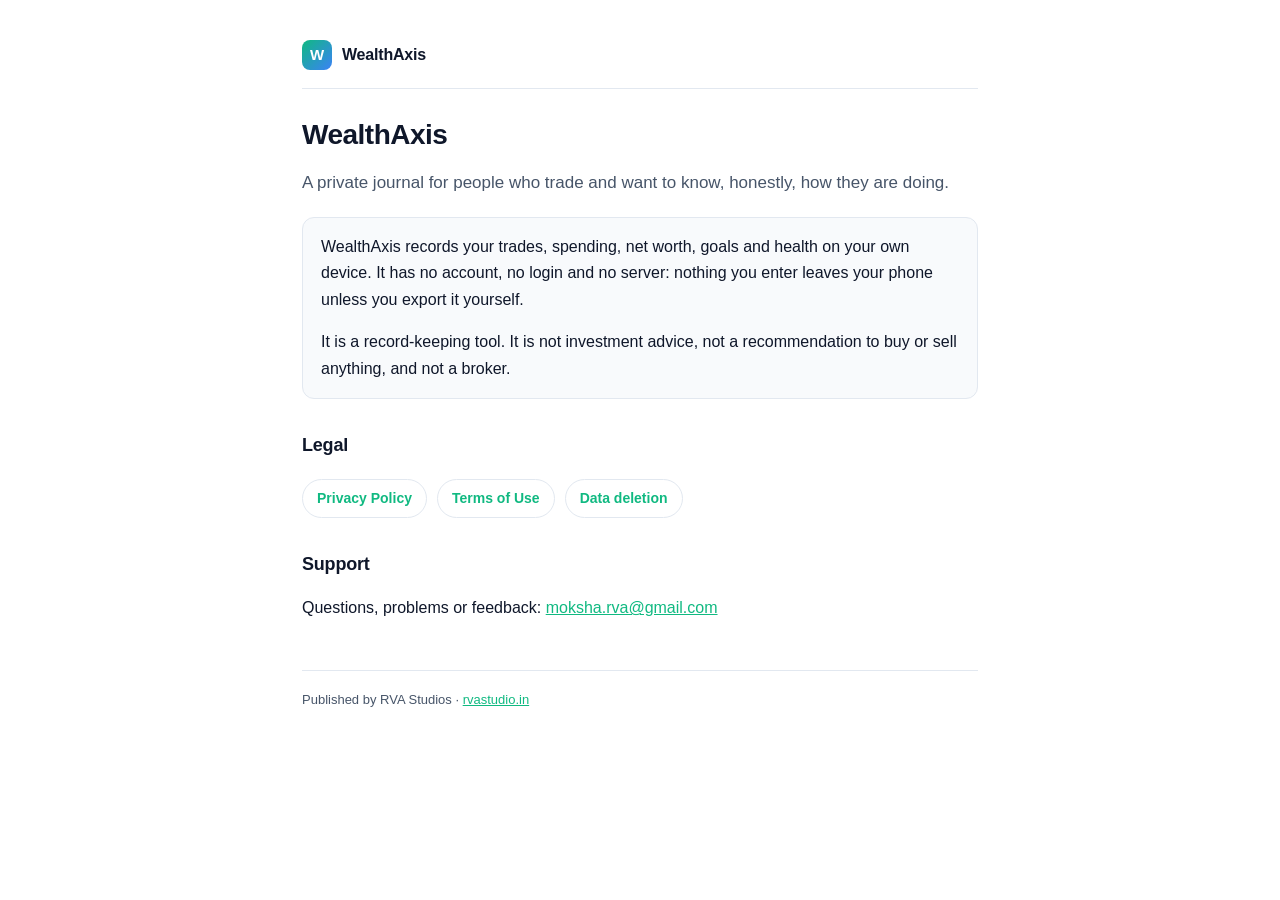
<file: index.html>
<!doctype html>
<html lang="en">
<head>
<meta charset="utf-8">
<meta name="viewport" content="width=device-width, initial-scale=1">
<title>WealthAxis</title>
<link rel="stylesheet" href="style.css">
</head>
<body>
<div class="wrap">
  <header>
    <a class="brand" href="index.html"><span class="mark">W</span><strong>WealthAxis</strong></a>
  </header>

  <h1>WealthAxis</h1>
  <p class="lede">A private journal for people who trade and want to know, honestly, how they are doing.</p>

  <div class="card">
    <p>WealthAxis records your trades, spending, net worth, goals and health on your own device. It has no account, no login and no server: nothing you enter leaves your phone unless you export it yourself.</p>
    <p>It is a record-keeping tool. It is not investment advice, not a recommendation to buy or sell anything, and not a broker.</p>
  </div>

  <h2>Legal</h2>
  <nav class="links">
    <a href="privacy.html">Privacy Policy</a>
    <a href="terms.html">Terms of Use</a>
    <a href="delete-account.html">Data deletion</a>
  </nav>

  <h2>Support</h2>
  <p>Questions, problems or feedback: <a href="mailto:moksha.rva@gmail.com">moksha.rva@gmail.com</a></p>

  <footer>
    Published by RVA Studios &middot; <a href="https://www.rvastudio.in">rvastudio.in</a>
  </footer>
</div>
</body>
</html>
</file>
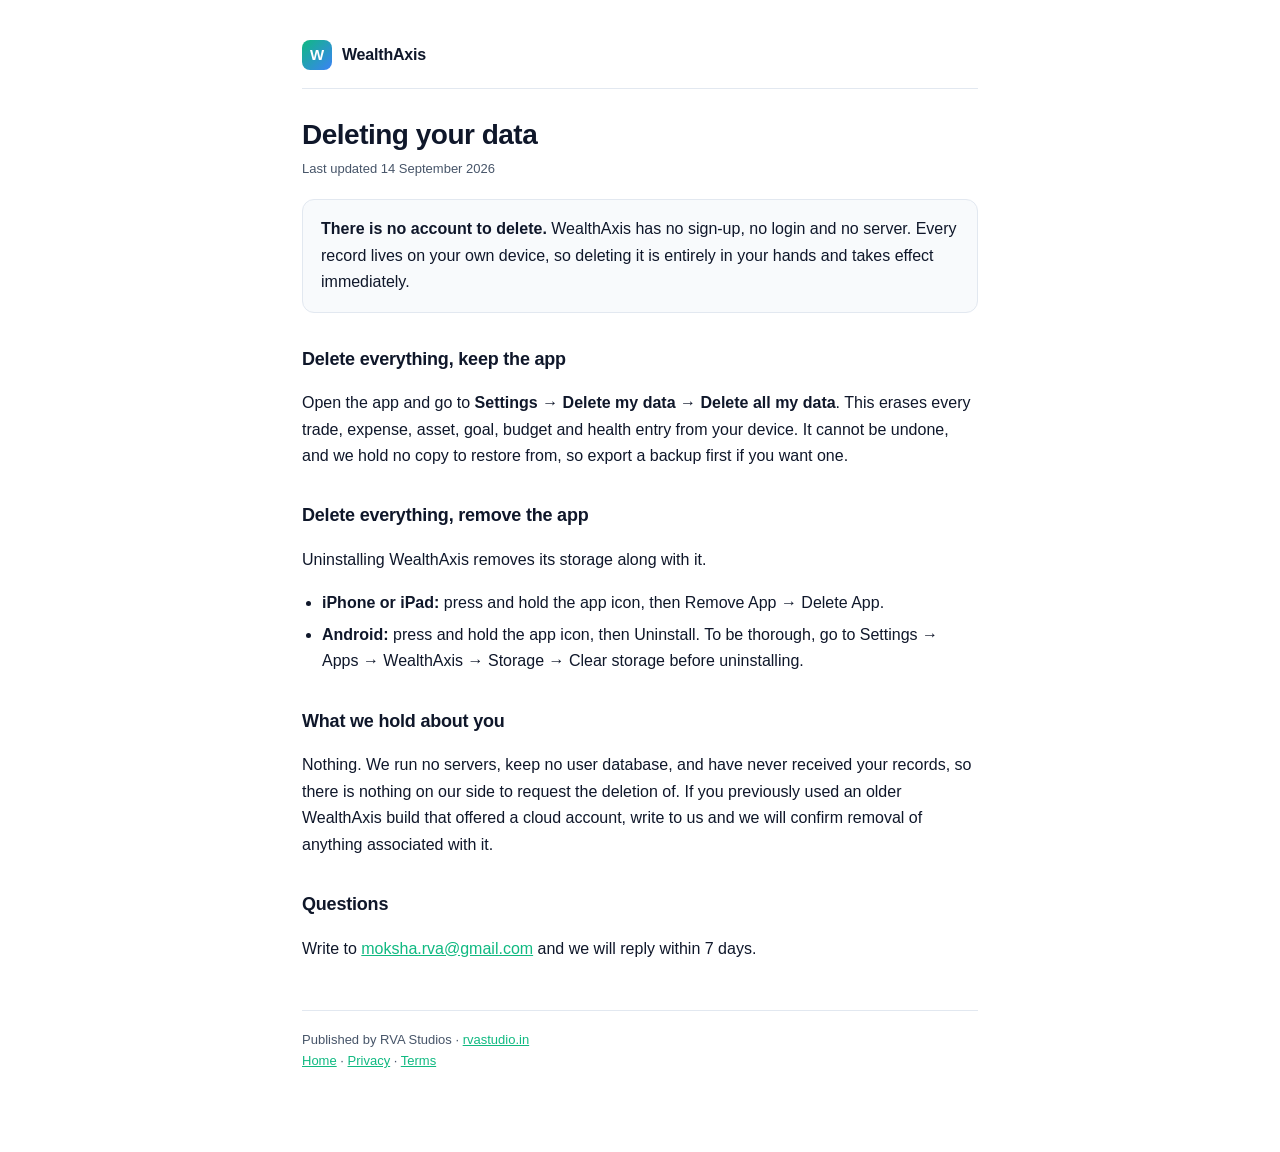
<file: delete-account.html>
<!doctype html>
<html lang="en">
<head>
<meta charset="utf-8">
<meta name="viewport" content="width=device-width, initial-scale=1">
<title>Data Deletion — WealthAxis</title>
<link rel="stylesheet" href="style.css">
</head>
<body>
<div class="wrap">
  <header>
    <a class="brand" href="index.html"><span class="mark">W</span><strong>WealthAxis</strong></a>
  </header>

  <h1>Deleting your data</h1>
  <p class="eff">Last updated 14 September 2026</p>

  <div class="card">
    <p><strong>There is no account to delete.</strong> WealthAxis has no sign-up, no login and no server. Every record lives on your own device, so deleting it is entirely in your hands and takes effect immediately.</p>
  </div>

  <h2>Delete everything, keep the app</h2>
  <p>Open the app and go to <strong>Settings &rarr; Delete my data &rarr; Delete all my data</strong>. This erases every trade, expense, asset, goal, budget and health entry from your device. It cannot be undone, and we hold no copy to restore from, so export a backup first if you want one.</p>

  <h2>Delete everything, remove the app</h2>
  <p>Uninstalling WealthAxis removes its storage along with it.</p>
  <ul>
    <li><strong>iPhone or iPad:</strong> press and hold the app icon, then Remove App &rarr; Delete App.</li>
    <li><strong>Android:</strong> press and hold the app icon, then Uninstall. To be thorough, go to Settings &rarr; Apps &rarr; WealthAxis &rarr; Storage &rarr; Clear storage before uninstalling.</li>
  </ul>

  <h2>What we hold about you</h2>
  <p>Nothing. We run no servers, keep no user database, and have never received your records, so there is nothing on our side to request the deletion of. If you previously used an older WealthAxis build that offered a cloud account, write to us and we will confirm removal of anything associated with it.</p>

  <h2>Questions</h2>
  <p>Write to <a href="mailto:moksha.rva@gmail.com">moksha.rva@gmail.com</a> and we will reply within 7 days.</p>

  <footer>
    Published by RVA Studios &middot; <a href="https://www.rvastudio.in">rvastudio.in</a><br>
    <a href="index.html">Home</a> &middot; <a href="privacy.html">Privacy</a> &middot; <a href="terms.html">Terms</a>
  </footer>
</div>
</body>
</html>
</file>
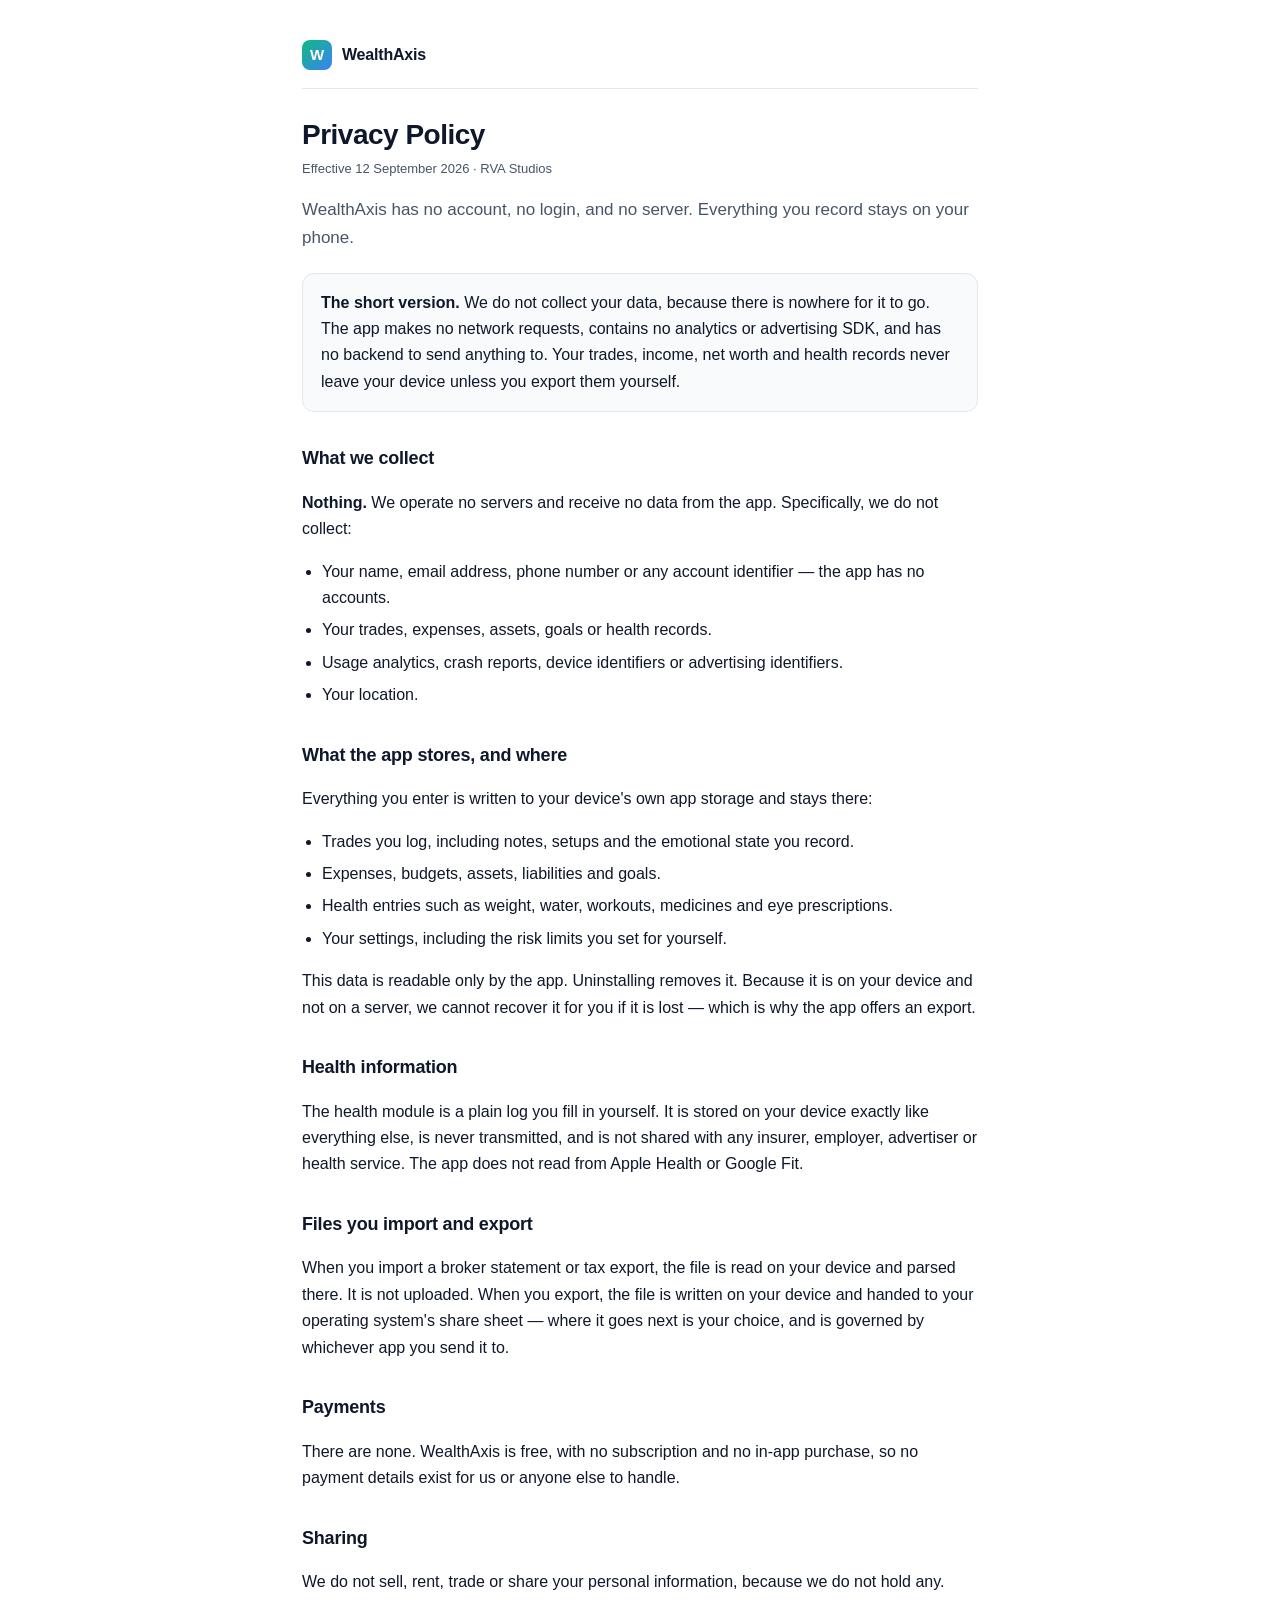
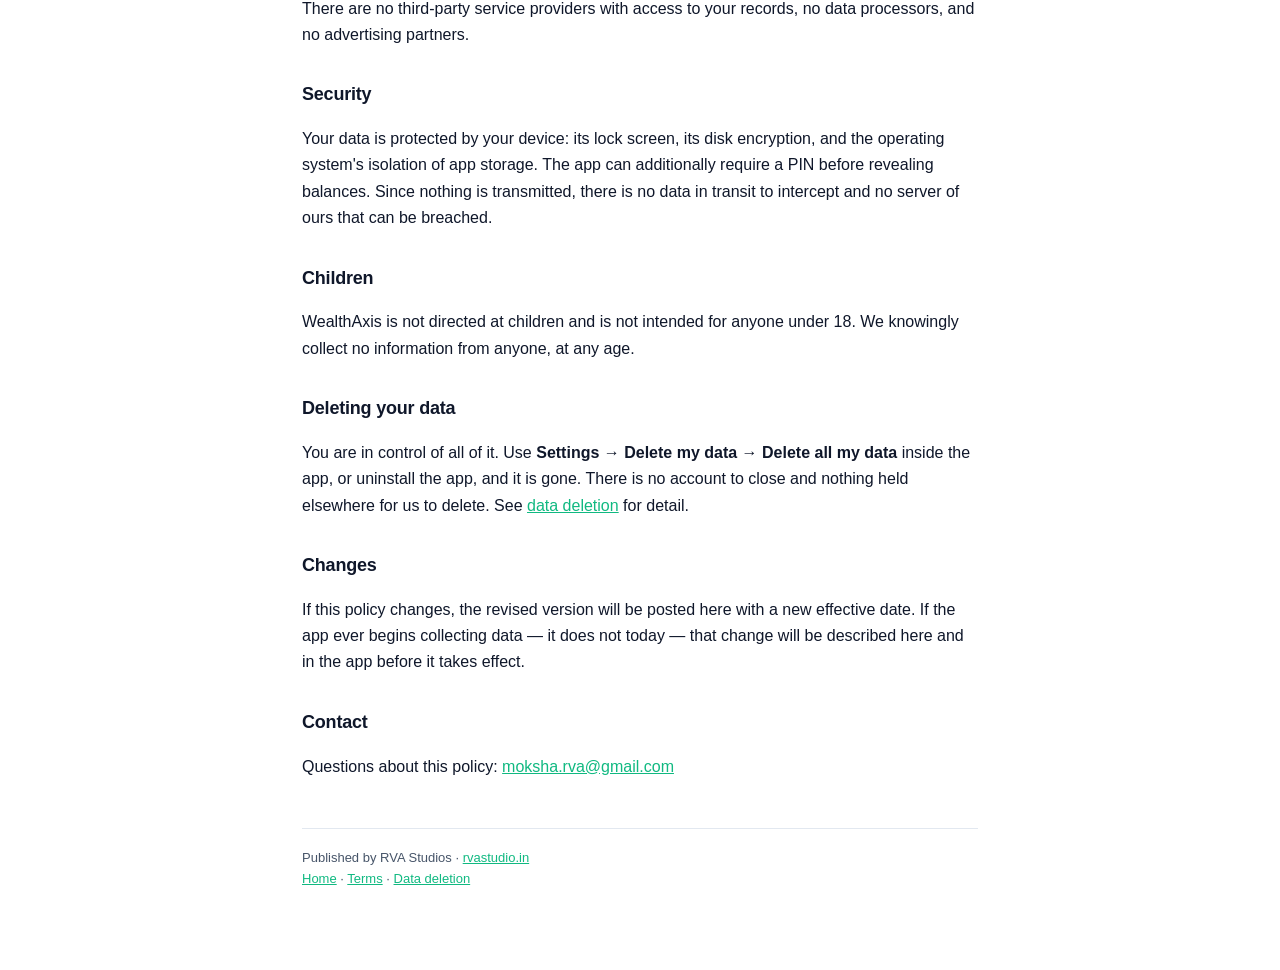
<file: privacy.html>
<!doctype html>
<html lang="en">
<head>
<meta charset="utf-8">
<meta name="viewport" content="width=device-width, initial-scale=1">
<title>Privacy Policy — WealthAxis</title>
<link rel="stylesheet" href="style.css">
</head>
<body>
<div class="wrap">
  <header>
    <a class="brand" href="index.html"><span class="mark">W</span><strong>WealthAxis</strong></a>
  </header>

  <h1>Privacy Policy</h1>
  <p class="eff">Effective 12 September 2026 &middot; RVA Studios</p>

  <p class="lede">WealthAxis has no account, no login, and no server. Everything you record stays on your phone.</p>

  <div class="card">
    <p><strong>The short version.</strong> We do not collect your data, because there is nowhere for it to go. The app makes no network requests, contains no analytics or advertising SDK, and has no backend to send anything to. Your trades, income, net worth and health records never leave your device unless you export them yourself.</p>
  </div>

  <h2>What we collect</h2>
  <p><strong>Nothing.</strong> We operate no servers and receive no data from the app. Specifically, we do not collect:</p>
  <ul>
    <li>Your name, email address, phone number or any account identifier — the app has no accounts.</li>
    <li>Your trades, expenses, assets, goals or health records.</li>
    <li>Usage analytics, crash reports, device identifiers or advertising identifiers.</li>
    <li>Your location.</li>
  </ul>

  <h2>What the app stores, and where</h2>
  <p>Everything you enter is written to your device's own app storage and stays there:</p>
  <ul>
    <li>Trades you log, including notes, setups and the emotional state you record.</li>
    <li>Expenses, budgets, assets, liabilities and goals.</li>
    <li>Health entries such as weight, water, workouts, medicines and eye prescriptions.</li>
    <li>Your settings, including the risk limits you set for yourself.</li>
  </ul>
  <p>This data is readable only by the app. Uninstalling removes it. Because it is on your device and not on a server, we cannot recover it for you if it is lost — which is why the app offers an export.</p>

  <h2>Health information</h2>
  <p>The health module is a plain log you fill in yourself. It is stored on your device exactly like everything else, is never transmitted, and is not shared with any insurer, employer, advertiser or health service. The app does not read from Apple Health or Google Fit.</p>

  <h2>Files you import and export</h2>
  <p>When you import a broker statement or tax export, the file is read on your device and parsed there. It is not uploaded. When you export, the file is written on your device and handed to your operating system's share sheet — where it goes next is your choice, and is governed by whichever app you send it to.</p>

  <h2>Payments</h2>
  <p>There are none. WealthAxis is free, with no subscription and no in-app purchase, so no payment details exist for us or anyone else to handle.</p>

  <h2>Sharing</h2>
  <p>We do not sell, rent, trade or share your personal information, because we do not hold any. There are no third-party service providers with access to your records, no data processors, and no advertising partners.</p>

  <h2>Security</h2>
  <p>Your data is protected by your device: its lock screen, its disk encryption, and the operating system's isolation of app storage. The app can additionally require a PIN before revealing balances. Since nothing is transmitted, there is no data in transit to intercept and no server of ours that can be breached.</p>

  <h2>Children</h2>
  <p>WealthAxis is not directed at children and is not intended for anyone under 18. We knowingly collect no information from anyone, at any age.</p>

  <h2>Deleting your data</h2>
  <p>You are in control of all of it. Use <strong>Settings &rarr; Delete my data &rarr; Delete all my data</strong> inside the app, or uninstall the app, and it is gone. There is no account to close and nothing held elsewhere for us to delete. See <a href="delete-account.html">data deletion</a> for detail.</p>

  <h2>Changes</h2>
  <p>If this policy changes, the revised version will be posted here with a new effective date. If the app ever begins collecting data — it does not today — that change will be described here and in the app before it takes effect.</p>

  <h2>Contact</h2>
  <p>Questions about this policy: <a href="mailto:moksha.rva@gmail.com">moksha.rva@gmail.com</a></p>

  <footer>
    Published by RVA Studios &middot; <a href="https://www.rvastudio.in">rvastudio.in</a><br>
    <a href="index.html">Home</a> &middot; <a href="terms.html">Terms</a> &middot; <a href="delete-account.html">Data deletion</a>
  </footer>
</div>
</body>
</html>
</file>
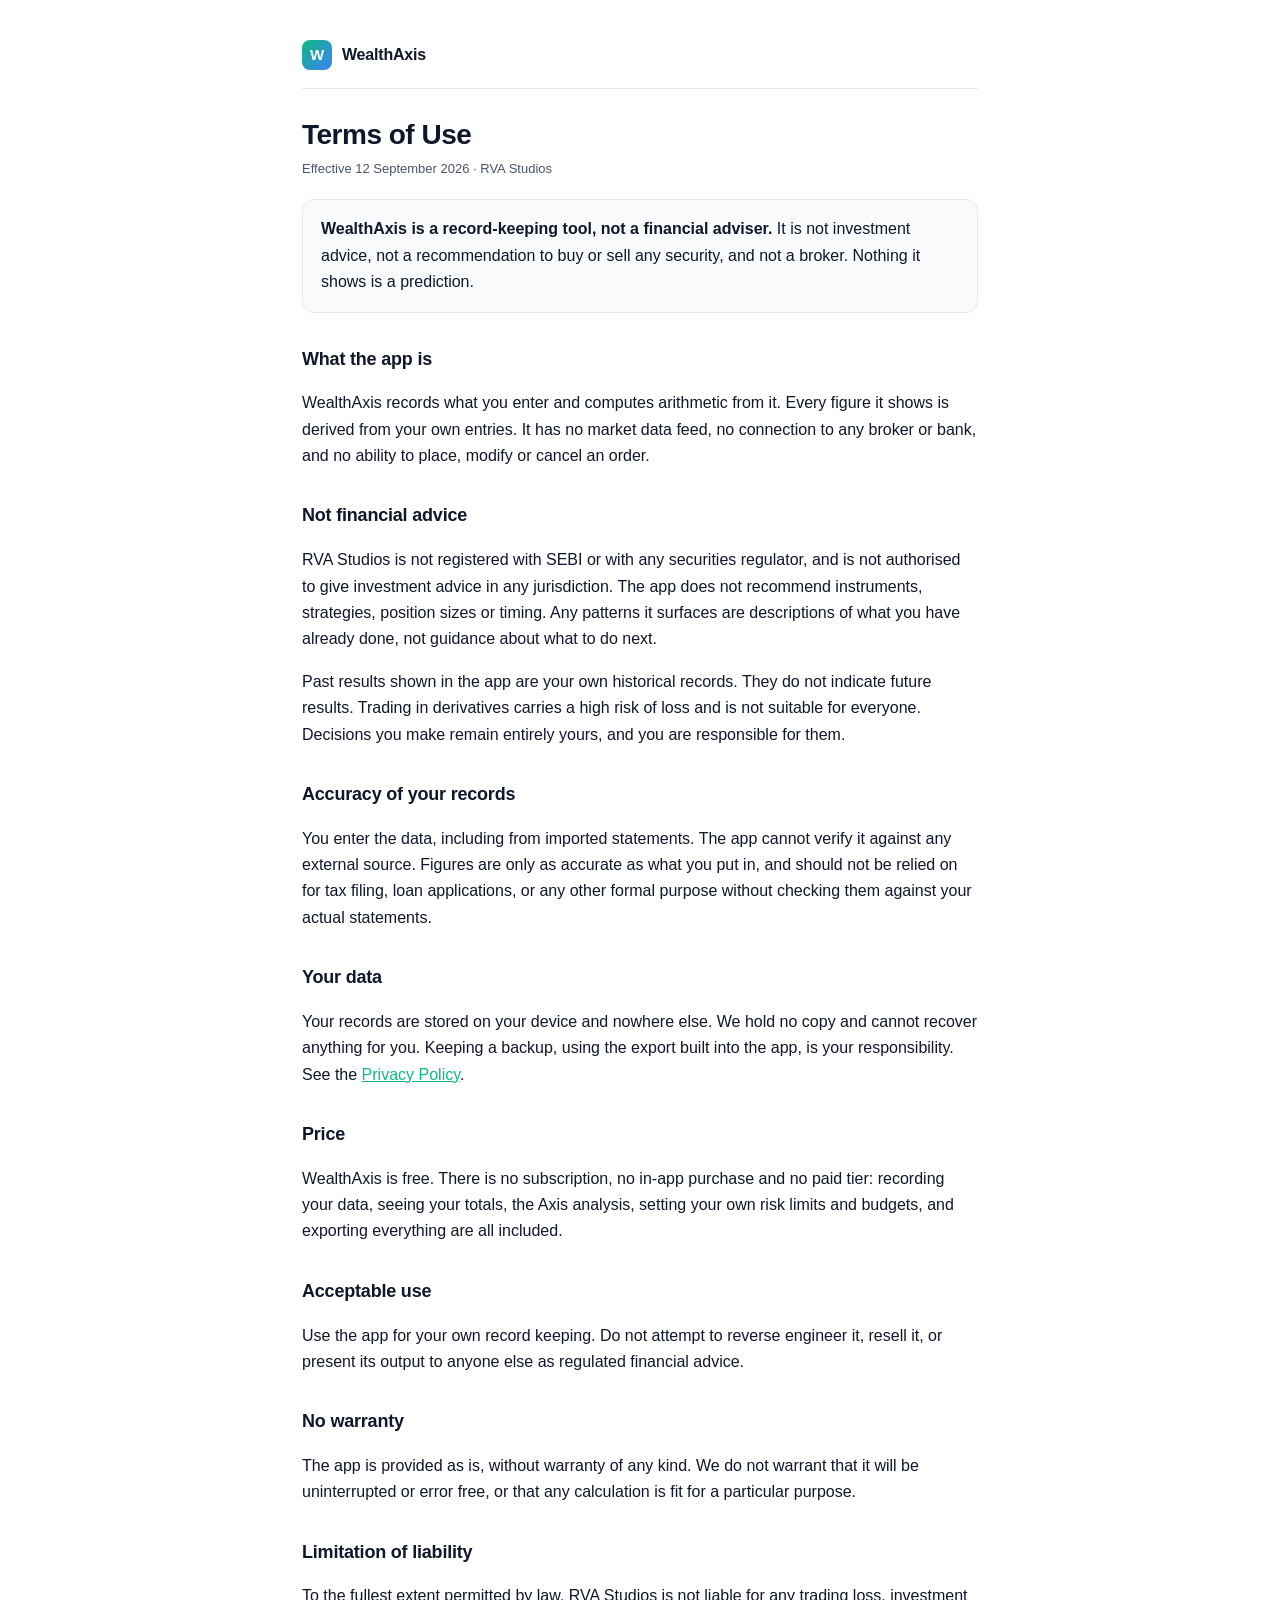
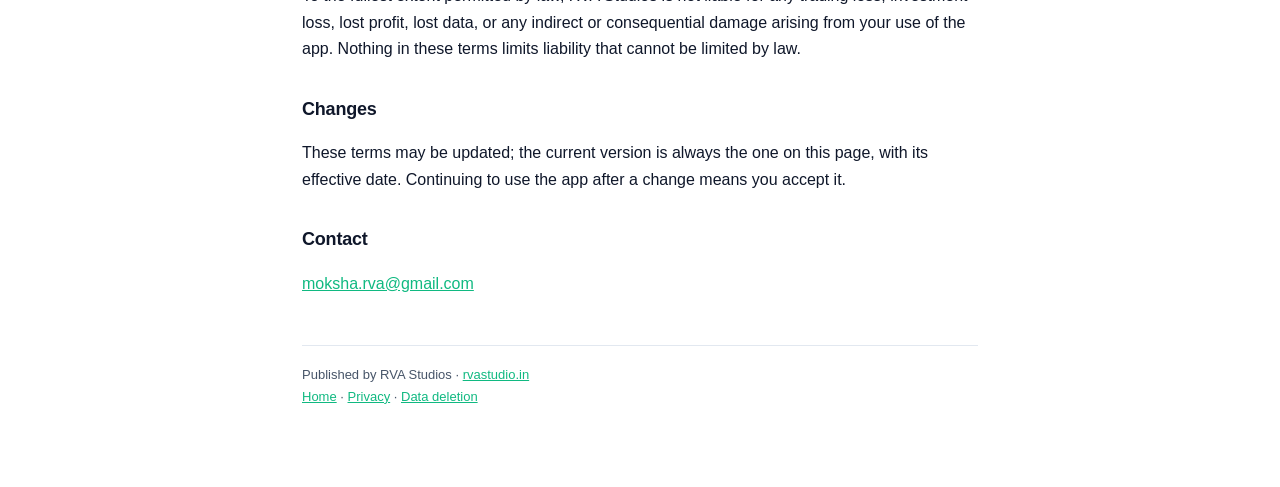
<file: terms.html>
<!doctype html>
<html lang="en">
<head>
<meta charset="utf-8">
<meta name="viewport" content="width=device-width, initial-scale=1">
<title>Terms of Use — WealthAxis</title>
<link rel="stylesheet" href="style.css">
</head>
<body>
<div class="wrap">
  <header>
    <a class="brand" href="index.html"><span class="mark">W</span><strong>WealthAxis</strong></a>
  </header>

  <h1>Terms of Use</h1>
  <p class="eff">Effective 12 September 2026 &middot; RVA Studios</p>

  <div class="card">
    <p><strong>WealthAxis is a record-keeping tool, not a financial adviser.</strong> It is not investment advice, not a recommendation to buy or sell any security, and not a broker. Nothing it shows is a prediction.</p>
  </div>

  <h2>What the app is</h2>
  <p>WealthAxis records what you enter and computes arithmetic from it. Every figure it shows is derived from your own entries. It has no market data feed, no connection to any broker or bank, and no ability to place, modify or cancel an order.</p>

  <h2>Not financial advice</h2>
  <p>RVA Studios is not registered with SEBI or with any securities regulator, and is not authorised to give investment advice in any jurisdiction. The app does not recommend instruments, strategies, position sizes or timing. Any patterns it surfaces are descriptions of what you have already done, not guidance about what to do next.</p>
  <p>Past results shown in the app are your own historical records. They do not indicate future results. Trading in derivatives carries a high risk of loss and is not suitable for everyone. Decisions you make remain entirely yours, and you are responsible for them.</p>

  <h2>Accuracy of your records</h2>
  <p>You enter the data, including from imported statements. The app cannot verify it against any external source. Figures are only as accurate as what you put in, and should not be relied on for tax filing, loan applications, or any other formal purpose without checking them against your actual statements.</p>

  <h2>Your data</h2>
  <p>Your records are stored on your device and nowhere else. We hold no copy and cannot recover anything for you. Keeping a backup, using the export built into the app, is your responsibility. See the <a href="privacy.html">Privacy Policy</a>.</p>

  <h2>Price</h2>
  <p>WealthAxis is free. There is no subscription, no in-app purchase and no paid tier: recording your data, seeing your totals, the Axis analysis, setting your own risk limits and budgets, and exporting everything are all included.</p>

  <h2>Acceptable use</h2>
  <p>Use the app for your own record keeping. Do not attempt to reverse engineer it, resell it, or present its output to anyone else as regulated financial advice.</p>

  <h2>No warranty</h2>
  <p>The app is provided as is, without warranty of any kind. We do not warrant that it will be uninterrupted or error free, or that any calculation is fit for a particular purpose.</p>

  <h2>Limitation of liability</h2>
  <p>To the fullest extent permitted by law, RVA Studios is not liable for any trading loss, investment loss, lost profit, lost data, or any indirect or consequential damage arising from your use of the app. Nothing in these terms limits liability that cannot be limited by law.</p>

  <h2>Changes</h2>
  <p>These terms may be updated; the current version is always the one on this page, with its effective date. Continuing to use the app after a change means you accept it.</p>

  <h2>Contact</h2>
  <p><a href="mailto:moksha.rva@gmail.com">moksha.rva@gmail.com</a></p>

  <footer>
    Published by RVA Studios &middot; <a href="https://www.rvastudio.in">rvastudio.in</a><br>
    <a href="index.html">Home</a> &middot; <a href="privacy.html">Privacy</a> &middot; <a href="delete-account.html">Data deletion</a>
  </footer>
</div>
</body>
</html>
</file>
<file: style.css>
/* One stylesheet for every page. No build step, no external fonts, no CDN —
   a privacy policy that pulled in a third-party font would undercut its own
   first sentence. */
:root {
  --bg: #FFFFFF;
  --fg: #0F172A;
  --muted: #475569;
  --line: #E2E8F0;
  --accent: #10B981;
  --card: #F8FAFC;
}
@media (prefers-color-scheme: dark) {
  :root {
    --bg: #0B0F19;
    --fg: #E2E8F0;
    --muted: #94A3B8;
    --line: #1E293B;
    --accent: #34D399;
    --card: #111827;
  }
}
* { box-sizing: border-box; }
body {
  margin: 0;
  background: var(--bg);
  color: var(--fg);
  font: 16px/1.65 -apple-system, BlinkMacSystemFont, "Segoe UI", Roboto, Helvetica, Arial, sans-serif;
  -webkit-text-size-adjust: 100%;
}
.wrap { max-width: 720px; margin: 0 auto; padding: 40px 22px 80px; }
header { border-bottom: 1px solid var(--line); padding-bottom: 18px; margin-bottom: 28px; }
.brand { display: flex; align-items: center; gap: 10px; text-decoration: none; color: inherit; }
.mark {
  width: 30px; height: 30px; border-radius: 8px; flex: none;
  background: linear-gradient(135deg, #10B981, #3B82F6);
  display: grid; place-items: center; color: #fff; font-weight: 800; font-size: 15px;
}
.brand strong { font-size: 16px; letter-spacing: -0.2px; }
h1 { font-size: 28px; line-height: 1.25; letter-spacing: -0.5px; margin: 26px 0 6px; }
h2 { font-size: 18px; margin: 32px 0 8px; letter-spacing: -0.2px; }
.eff { color: var(--muted); font-size: 13px; margin: 0 0 8px; }
p, li { color: var(--fg); }
ul { padding-left: 20px; }
li { margin: 6px 0; }
a { color: var(--accent); }
.lede { font-size: 17px; color: var(--muted); }
.card {
  background: var(--card); border: 1px solid var(--line);
  border-radius: 12px; padding: 16px 18px; margin: 20px 0;
}
.card p:first-child { margin-top: 0; }
.card p:last-child { margin-bottom: 0; }
nav.links { display: flex; flex-wrap: wrap; gap: 10px; margin-top: 18px; }
nav.links a {
  border: 1px solid var(--line); border-radius: 999px;
  padding: 7px 14px; text-decoration: none; font-size: 14px; font-weight: 600;
}
footer {
  margin-top: 48px; padding-top: 18px;
  border-top: 1px solid var(--line); color: var(--muted); font-size: 13px;
}
code { background: var(--card); padding: 1px 5px; border-radius: 4px; font-size: 90%; }
</file>
